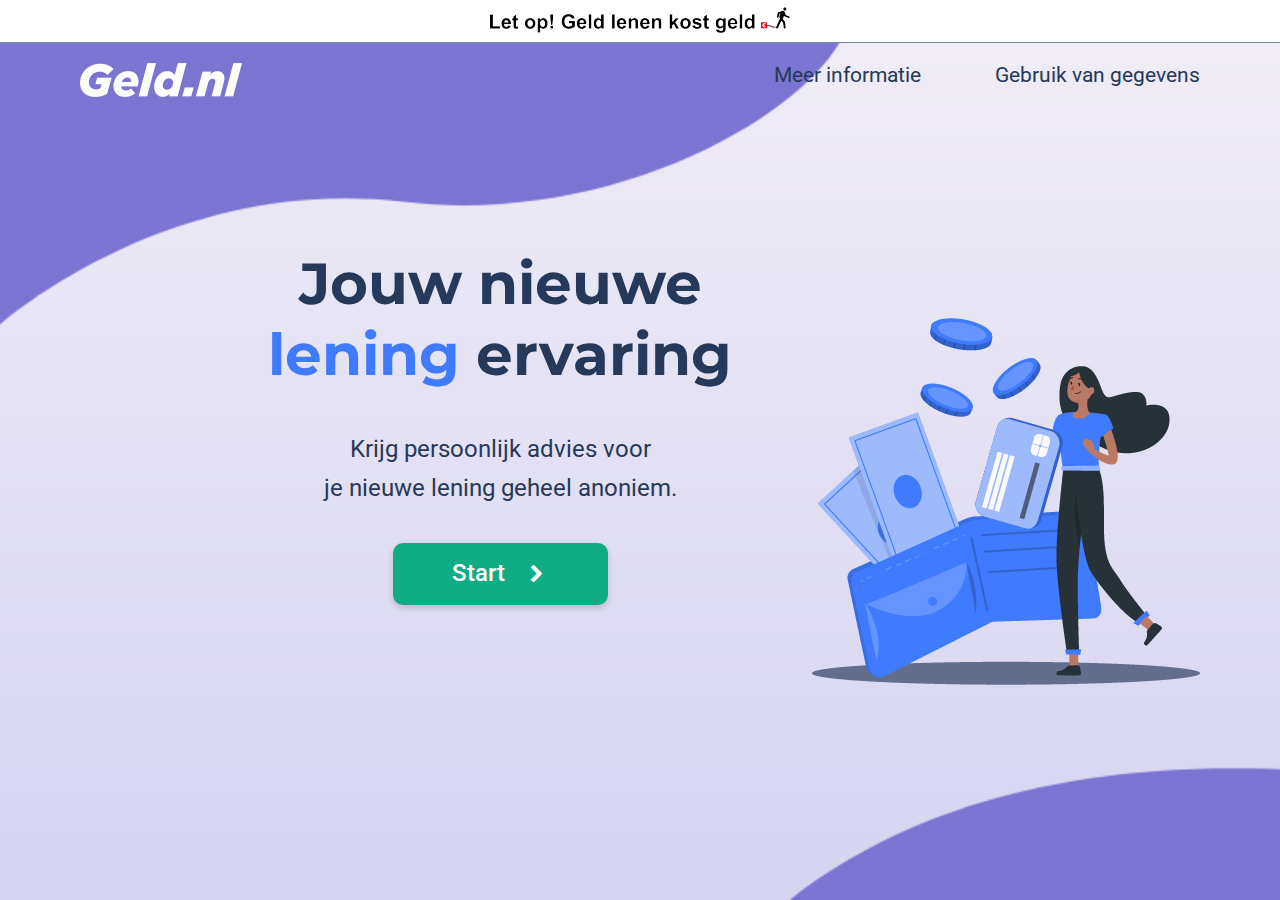
<file: prototype/final prototype/code/index.html>
<!DOCTYPE html> 
<html>
	<head>
		<title>Geld.nl- Persoonlijk leningadvies</title>
		<link rel="stylesheet" type="text/css" href="css/stylesheet.css" media="screen" />
		<link href="https://fonts.googleapis.com/css2?family=Montserrat:wght@700&display=swap" rel="stylesheet">
		<link href="https://fonts.googleapis.com/css2?family=Montserrat:wght@700&family=Roboto:wght@400;500&display=swap" rel="stylesheet">
		<link href="https://maxcdn.bootstrapcdn.com/font-awesome/4.7.0/css/font-awesome.min.css" rel="stylesheet"/>
	</head>
	<div class="geld-lenen-banner">
		<img src="images/banner-geld-lenen.png" alt="Let op! Geld lenen kost geld">
	</div>	
	<body class="home">
	    <div class="container2">
	        <header>
	        	<div class="logo">
	        		<a href="#" ><img src="images/logo-white.png" alt="Geld.nl"></a>
	        	</div>
        		<a class="linksheader left" href="pages/more-info.html">Meer informatie</a>
        		<a class="linksheader" href="pages/data-usage.html">Gebruik van gegevens</a>	        	
	        </header>  
	        <div class="text-loan">
	        	<h1>Jouw nieuwe</br> <span>lening</span> ervaring</h1>
	        	<h3>Krijg persoonlijk advies voor</br> je nieuwe lening geheel anoniem.</h3>
	        	<form action="pages/questions-loan.php">
	        		<button type="submit" name="submit" class="btn centerbtn add btn-primary">Start</button>
	        	</form>
	        </div>
	        <img class="image-home" src="images/image-home.png">
	    </div>
	</body>
</html>
</file>
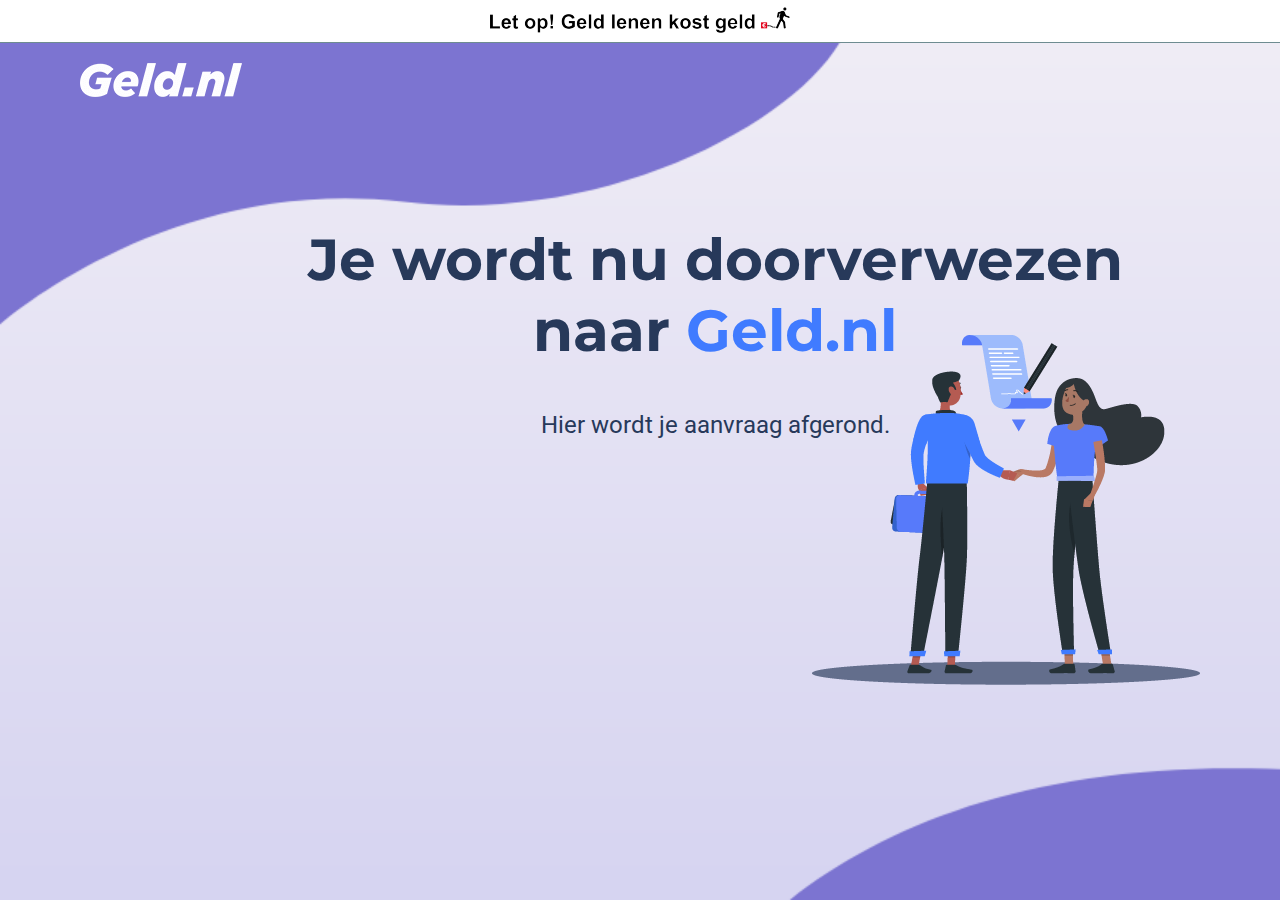
<file: prototype/final prototype/code/pages/apply.html>
<!DOCTYPE html> 
<html>
	<head>
		<title>Geld.nl- Persoonlijk leningadvies</title>
		<link rel="stylesheet" type="text/css" href="../css/stylesheet.css" media="screen" />
		<link href="https://fonts.googleapis.com/css2?family=Montserrat:wght@700&display=swap" rel="stylesheet">
		<link href="https://fonts.googleapis.com/css2?family=Montserrat:wght@700&family=Roboto:wght@400;500&display=swap" rel="stylesheet">
		<link href="https://maxcdn.bootstrapcdn.com/font-awesome/4.7.0/css/font-awesome.min.css" rel="stylesheet"/>
	</head>
	<div class="geld-lenen-banner">
		<img src="../images/banner-geld-lenen.png" alt="Let op! Geld lenen kost geld">
	</div>		
	<body class="home">
	    <div class="container2">
	        <header>
	        	<div class="logo">
	        		<a href="../index.html" ><img src="../images/logo-white.png" alt="Geld.nl"></a>
	        	</div>        	
	        </header>  
	        <div class="text-loan compare">
	        	<h1>Je wordt nu doorverwezen naar <span>Geld.nl</span></h1>
	        	<h3>Hier wordt je aanvraag afgerond.</h3>
	        </div>
	        <img class="image-apply" src="../images/apply.png">
	    </div>
	</body>
</html>
</file>
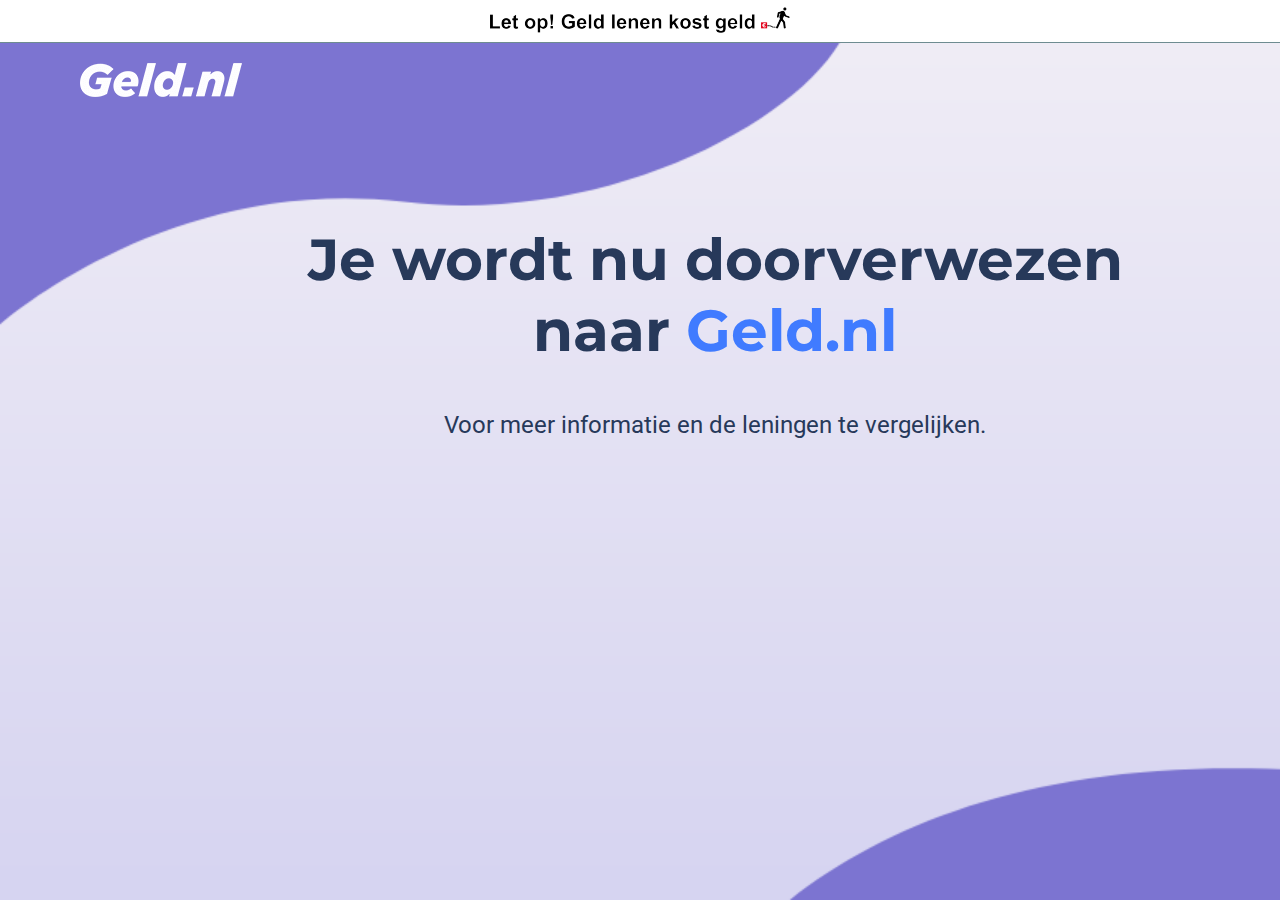
<file: prototype/final prototype/code/pages/compare.html>
<!DOCTYPE html> 
<html>
	<head>
		<title>Geld.nl- Persoonlijk leningadvies</title>
		<link rel="stylesheet" type="text/css" href="../css/stylesheet.css" media="screen" />
		<link href="https://fonts.googleapis.com/css2?family=Montserrat:wght@700&display=swap" rel="stylesheet">
		<link href="https://fonts.googleapis.com/css2?family=Montserrat:wght@700&family=Roboto:wght@400;500&display=swap" rel="stylesheet">
		<link href="https://maxcdn.bootstrapcdn.com/font-awesome/4.7.0/css/font-awesome.min.css" rel="stylesheet"/>
	</head>
	<div class="geld-lenen-banner">
		<img src="../images/banner-geld-lenen.png" alt="Let op! Geld lenen kost geld">
	</div>		
	<body class="home">
	    <div class="container2">
	        <header>
	        	<div class="logo">
	        		<a href="../index.html" ><img src="../images/logo-white.png" alt="Geld.nl"></a>
	        	</div>        	
	        </header>  
	        <div class="text-loan compare">
	        	<h1>Je wordt nu doorverwezen naar <span>Geld.nl</span></h1>
	        	<h3>Voor meer informatie en de leningen te vergelijken.</h3>
	        </div>
	    </div>
	</body>
</html>
</file>
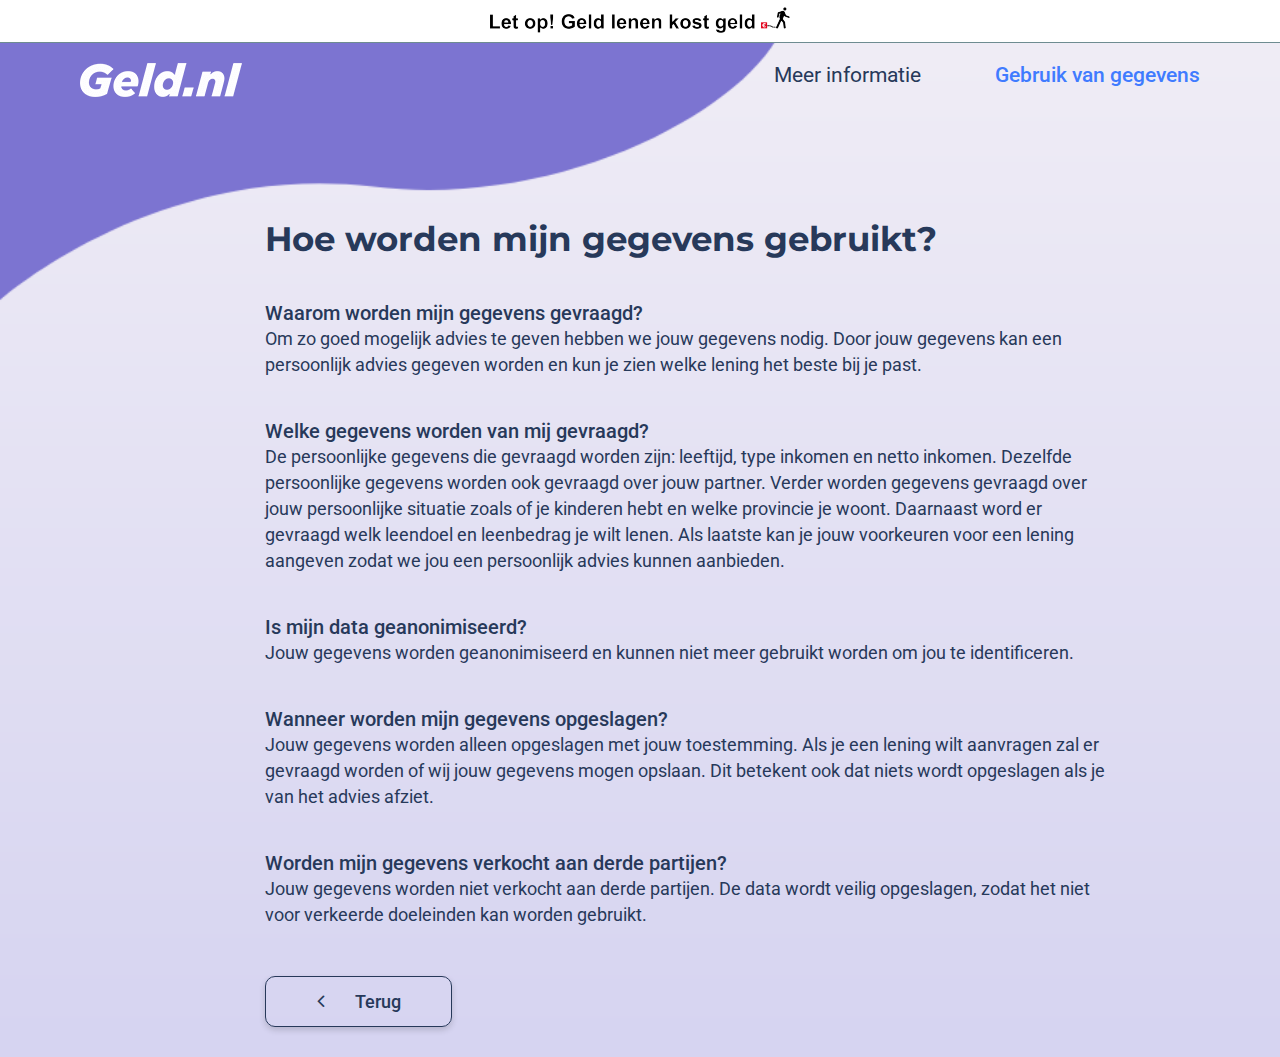
<file: prototype/final prototype/code/pages/data-usage.html>
<!DOCTYPE html> 
<html class="progress-html">
	<head>
		<title>Geld.nl- Persoonlijk leningadvies</title>
		<link rel="stylesheet" type="text/css" href="../css/stylesheet.css" media="screen" />
		<link href="https://fonts.googleapis.com/css2?family=Montserrat:wght@700&display=swap" rel="stylesheet">
		<link href="https://fonts.googleapis.com/css2?family=Montserrat:wght@700&family=Roboto:wght@400;500&display=swap" rel="stylesheet">
		<link href="https://maxcdn.bootstrapcdn.com/font-awesome/4.7.0/css/font-awesome.min.css" rel="stylesheet"/>
	</head>
	<div class="geld-lenen-banner">
		<img src="../images/banner-geld-lenen.png" alt="Let op! Geld lenen kost geld">
	</div>		
	<body class="data-bg">
	    <div class="container2">
	        <header>
	        	<div class="logo">
	        		<a href="../index.html" ><img src="../images/logo-white.png" alt="Geld.nl"></a>
	        	</div>
        		<a class="linksheader left" href="more-info.html">Meer informatie</a>
        		<a class="linksheader active" href="#">Gebruik van gegevens</a>	        	
	        </header>  
	        <div class="text-information">
	        	<h2>Hoe worden mijn gegevens gebruikt?</h2>
	        	<h4>Waarom worden mijn gegevens gevraagd?</h4>
	        	<p>Om zo goed mogelijk advies te geven hebben we jouw gegevens nodig. Door jouw gegevens kan een persoonlijk advies gegeven worden en kun je zien welke lening het beste bij je past.</p>
	        	<h4>Welke gegevens worden van mij gevraagd?</h4>
	        	<p>De persoonlijke gegevens die gevraagd worden zijn: leeftijd, type inkomen en netto inkomen. Dezelfde persoonlijke gegevens worden ook gevraagd over jouw partner. Verder worden gegevens gevraagd over jouw persoonlijke situatie zoals of je kinderen hebt en welke provincie je woont. Daarnaast word er gevraagd welk leendoel en leenbedrag je wilt lenen. Als laatste kan je jouw voorkeuren voor een lening aangeven zodat we jou een persoonlijk advies kunnen aanbieden.</p>
	        	<h4>Is mijn data geanonimiseerd?</h4>
	        	<p>Jouw gegevens worden geanonimiseerd en kunnen niet meer gebruikt worden om jou te identificeren.</p>
	        	<h4>Wanneer worden mijn gegevens opgeslagen?</h4>
	        	<p>Jouw gegevens worden alleen opgeslagen met jouw toestemming. Als je een lening wilt aanvragen zal er gevraagd worden of wij jouw gegevens mogen opslaan. Dit betekent ook dat niets wordt opgeslagen als je van het advies afziet.</p>
	        	<h4>Worden mijn gegevens verkocht aan derde partijen?</h4>
	        	<p>Jouw gegevens worden niet verkocht aan derde partijen. De data wordt veilig opgeslagen, zodat het niet voor verkeerde doeleinden kan worden gebruikt.</p>	        	
	        	<form action="../index.html">
	        		<button name="back" class="btn-back back infobtn btn-primary">Terug</button>
	        	</form>
	    	</div>
		</div>
	</body>
</html>
</file>
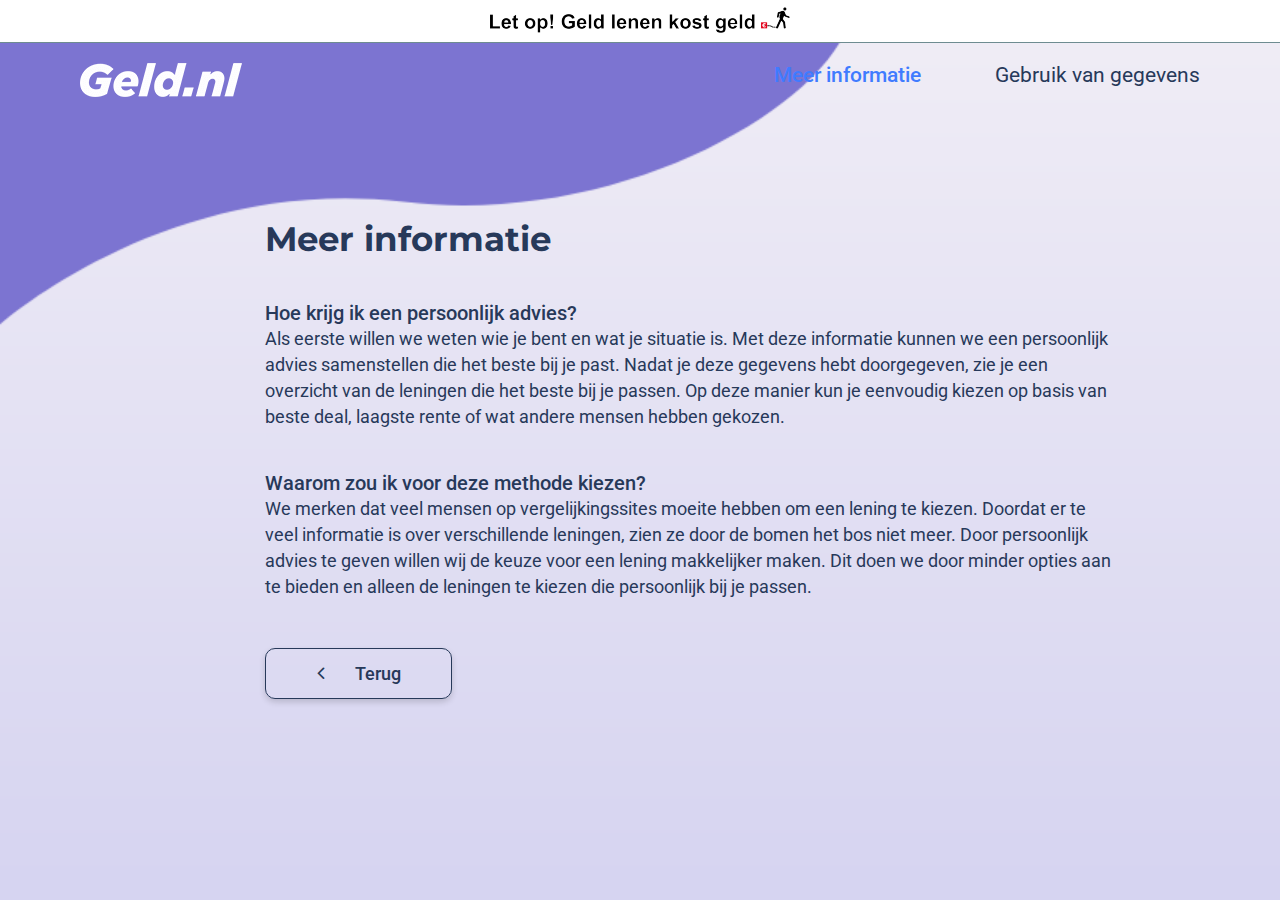
<file: prototype/final prototype/code/pages/more-info.html>
<!DOCTYPE html> 
<html>
	<head>
		<title>Geld.nl- Persoonlijk leningadvies</title>
		<link rel="stylesheet" type="text/css" href="../css/stylesheet.css" media="screen" />
		<link href="https://fonts.googleapis.com/css2?family=Montserrat:wght@700&display=swap" rel="stylesheet">
		<link href="https://fonts.googleapis.com/css2?family=Montserrat:wght@700&family=Roboto:wght@400;500&display=swap" rel="stylesheet">
		<link href="https://maxcdn.bootstrapcdn.com/font-awesome/4.7.0/css/font-awesome.min.css" rel="stylesheet"/>
	</head>
	<div class="geld-lenen-banner">
		<img src="../images/banner-geld-lenen.png" alt="Let op! Geld lenen kost geld">
	</div>		
	<body class="info-bg">
	    <div class="container2">
	        <header>
	        	<div class="logo">
	        		<a href="../index.html" ><img src="../images/logo-white.png" alt="Geld.nl"></a>
	        	</div>
        		<a class="linksheader left active" href="#">Meer informatie</a>
        		<a class="linksheader" href="data-usage.html">Gebruik van gegevens</a>	        	
	        </header>  
	        <div class="text-information">
	        	<h2>Meer informatie</h2>
	        	<h4>Hoe krijg ik een persoonlijk advies?</h4>
	        	<p>Als eerste willen we weten wie je bent en wat je situatie is. Met deze informatie kunnen we een persoonlijk advies samenstellen die het beste bij je past. Nadat je deze gegevens hebt doorgegeven, zie je een overzicht van de leningen die het beste bij je passen. Op deze manier kun je eenvoudig kiezen op basis van beste deal, laagste rente of wat andere mensen hebben gekozen.</p>
	        	<h4>Waarom zou ik voor deze methode kiezen? </h4>
	        	<p>We merken dat veel mensen op vergelijkingssites moeite hebben om een lening te kiezen. Doordat er te veel informatie is over verschillende leningen, zien ze door de bomen het bos niet meer. Door persoonlijk advies te geven willen wij de keuze voor een lening makkelijker maken. Dit doen we door minder opties aan te bieden en alleen de leningen te kiezen die persoonlijk bij je passen.</p>
	        	<form action="../index.html">
	        		<button name="back" class="btn-back back infobtn btn-primary">Terug</button>
	        	</form>
	    	</div>
		</div>
	</body>
</html>
</file>
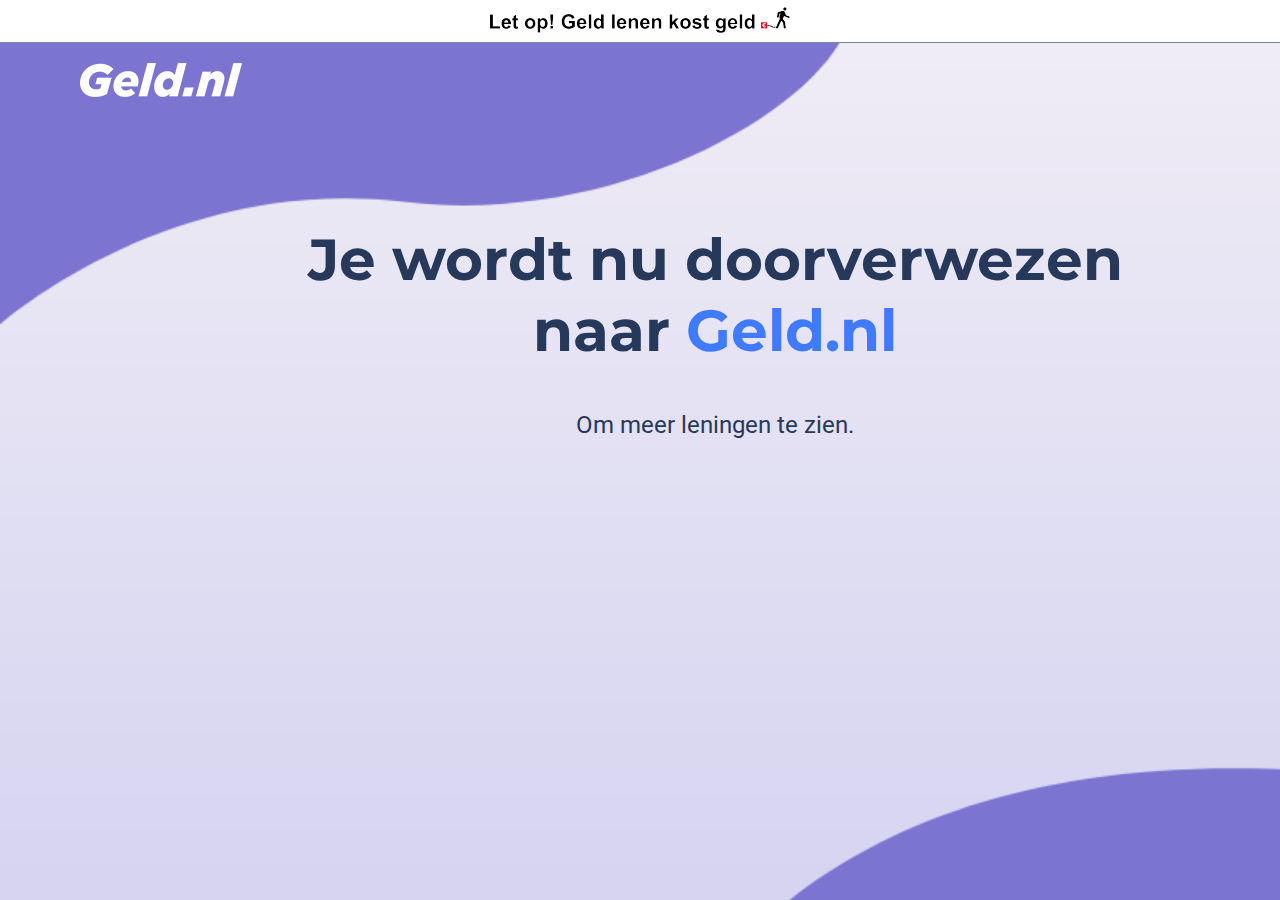
<file: prototype/final prototype/code/pages/more-loans.html>
<!DOCTYPE html> 
<html>
	<head>
		<title>Geld.nl- Persoonlijk leningadvies</title>
		<link rel="stylesheet" type="text/css" href="../css/stylesheet.css" media="screen" />
		<link href="https://fonts.googleapis.com/css2?family=Montserrat:wght@700&display=swap" rel="stylesheet">
		<link href="https://fonts.googleapis.com/css2?family=Montserrat:wght@700&family=Roboto:wght@400;500&display=swap" rel="stylesheet">
		<link href="https://maxcdn.bootstrapcdn.com/font-awesome/4.7.0/css/font-awesome.min.css" rel="stylesheet"/>
	</head>
	<div class="geld-lenen-banner">
		<img src="../images/banner-geld-lenen.png" alt="Let op! Geld lenen kost geld">
	</div>	
	<body class="home">
	    <div class="container2">
	        <header>
	        	<div class="logo">
	        		<a href="../index.html" ><img src="../images/logo-white.png" alt="Geld.nl"></a>
	        	</div>        	
	        </header>  
	        <div class="text-loan compare">
	        	<h1>Je wordt nu doorverwezen naar <span>Geld.nl</span></h1>
	        	<h3>Om meer leningen te zien.</h3>
	        </div>
	    </div>
	</body>
</html>
</file>
<file: prototype/final prototype/code/css/stylesheet.css>
h1{
    font-family: 'Montserrat', sans-serif;
    font-size: 58px;
    color: #27395A;
    font-weight: 700;
    line-height: 71px;
}

h1 span{
    color: #407BFF;
}


h2{
    font-family: 'Montserrat', sans-serif;
    font-size: 34px;
    color: #27395A;
    font-weight: 700;
    margin-top: 0;
    text-align: left;
    display: block;
}

h3{
    font-family: 'Roboto', sans-serif;
    font-weight: 400;
    font-size: 24px;
    line-height: 39px;
}

h4{
    font-family: 'Roboto', sans-serif;
    font-weight: 500;
    font-size: 20px;   
    line-height: 26px; 
}

p{
    font-family: 'Roboto', sans-serif;
    font-size: 18px;
    margin-top: 0;
    line-height: 26px;
}

a{
    text-decoration: none;
}

html {
  height: 100%
}

.progress-html{
    height: inherit;
}


body{
    color: #27395A;
    margin:0;
    background: transparent linear-gradient(180deg,#F1EEF6 0%,#EBE8F5 75%,#D6D4F1 100%) 0% 0% no-repeat padding-box; 
}

.home{
    background: url(../images/home.png);
    background-repeat: no-repeat;
    background-size: cover;
}

.info-bg{
    background: url(../images/info.png);
    background-repeat: no-repeat;
    background-size: cover;
}

.data-bg{
    background: url(../images/data-bg.png);
    background-repeat: no-repeat;
    background-size: cover;
}


.logo
{
    width:162px;
    float: left;
    text-align: right;
}

header{
    text-align: right;
    padding-top: 20px;
    padding-bottom: 51px;
}

.geld-lenen-banner {
    height: 35px;
    width: 100%;
    background: #fff;
    padding: 7px 0 0;
    z-index: 2;
    position: relative;
    border-bottom: 1px solid rgba(0,52,61,.57);
}

.geld-lenen-banner img {
    display: block;
    margin: 0 auto;
}

.linksheader{
    font-size: 21px;
    color: #27395a;
    text-decoration: none;
    font-family: 'Roboto', sans-serif;
}

.linksheader:hover{
    color: #407BFF;
}

.left{
    margin-right: 70px;
}

.active{
    font-weight: 500;
    color: #407BFF;
}

.text-loan{
    width: 470px;
    margin-left: 185px;
    text-align: center;
    margin-top: 110px;
}

.text-loan h1{
    margin: 0;
}

.text-loan h3{
    margin-top: 40px;
    margin-bottom: 35px;
}

.text-delete{
    width: 700px;
}

.compare{
    width: 900px;
}


.image-home{
    position: absolute;
    right: 0;
    bottom: -80px;
}

.image-apply{
    position: absolute;
    right: 0;
    bottom: -240px;
}

.delete-apply{
    bottom: -180px;    
}

.buttons{
    width: 300px;
    margin: 0 auto;
}

.text-information{
    margin-left: 185px;
    margin-top: 80px;
    width: 850px;
}

.text-information h4{
    margin-top: 40px;
    margin-bottom: 0;
}

.crossmark{
    width: 50px;
    display: inline-block;
    text-align: left;
    vertical-align: top;
}
.container2{
    margin-left: 80px;
    margin-right: 80px;
    position: relative;
}

.container{
    width: 100%;
    margin: 0 auto;
    max-width: 586px;
}

.container h2{
    margin-bottom: 40px;
}

.container p{
    margin-bottom: 15px;
}


.radio-toolbar{
    margin-bottom: 40px;
}

.radioimages:hover {
  background-color: #D1DBFF;
}

/* HIDE RADIO */
.radio-toolbar input[type=radio] { 
  position: absolute;
  opacity: 0;
}

/* IMAGE STYLES */
.radio-toolbar input[type=radio] + img {
  cursor: pointer;
}

/* CHECKED STYLES */
.radio-toolbar input[type=radio]:checked + img{
  border: 2px solid #407BFF;
  background-color: #D1DBFF; 
  background: url(../images/background.png); 
  background-repeat: no-repeat;
    background-position: center;
    background-size: auto;
}


.radioimages{
    width: 138px;
    display: inline-block;
    background-color: #F9F6FF;
    padding: 13px 21px;
    border: 1px solid #556584;
    border-radius: 10px;
    margin-right: 15px;
    margin-bottom: 15px;
}

.last{
    margin-right: 0;
}

.radioimages2{
    width: 56px;
    display: inline-block;
    background-color: #F9F6FF;
    padding: 13px 21px;
    border: 1px solid #556584;
    border-radius: 10px;
    margin-right: 15px;
    margin-bottom: 15px;
}

.yesno input[type=radio]:checked + img{
  border: 2px solid #407BFF;
  background-color: #D1DBFF; 
  background: url(../images/background2.png); 
  background-repeat: no-repeat;
    background-position: center;
    background-size: auto;
}


input[type=text]{
    border-radius: 10px;
    border: 1px solid #556584;
    padding: 0 15px;
    height: 50px;
    line-height: 50px;
    font-size: 16px;
    color: #27395A;
    width: 586px;
     box-sizing: border-box;
     background-color: #F9F6FF;
}

::placeholder { /* Chrome, Firefox, Opera, Safari 10.1+ */
  color: #B4B4B4;
  opacity: 1; /* Firefox */
}

.icon-user{
    border-color: #e5e5e5;
}

#loanAmount{
    margin-bottom: 50px;
}

footer{
    box-sizing: border-box;
    background: #EEEBF5;
    width: 100%;
    margin: 0 auto;
    height: 100px;
    padding-right: 80px;
    padding-left: 80px;
    padding-top: 22px;
}

.btn{
    width: 187px;
    font-size: 18px;
    margin: 0 0 0 auto;
    display: block;
    background: #10AC84;
    border-radius: 10px;
    box-shadow: 0 3px 6px rgba(0,0,0,.16);
    text-align: center;
    color: #fff;
    text-decoration: none;
    line-height: 22px;
    padding: 13px 23px 13px;
    cursor: pointer;
    border: none;
    font-weight: 500;
    font-family: 'Roboto', sans-serif;
    font-size: 18px;
  -webkit-transition-duration: 0.4s; /* Safari */
  transition-duration: 0.4s;
  float: right;
}

.btn:hover{
    background-color: #0D8D6C;
}

button.btn.add::after {
  font-family: fontAwesome;
  content: "\f054\00a0";
  font-size: 14px;
  margin-left: 25px;
}

.btn-back{
    width: 187px;
    font-size: 18px;
    margin: 0 0 0 auto;
    display: block;
    background: none;
    border-radius: 10px;
    border: 1px solid #27395A;
    box-shadow: 0 3px 6px rgba(0,0,0,.16);
    text-align: center;
    color: #27395A;
    text-decoration: none;
    line-height: 22px;
    padding: 13px 23px 13px;
    cursor: pointer;
    font-weight: 500;
    font-family: 'Roboto', sans-serif;
    font-size: 18px;
    float: left;
  -webkit-transition-duration: 0.4s; /* Safari */
  transition-duration: 0.4s;
}

.btn-back:hover{
    background-color: #27395A;
    color: white;
}


.centerbtn{
    margin: 0 auto;
    font-size: 24px;
    height: 62px;
    width: 215px;
    float: none;
}

.deletebtn{
    width: inherit;
}


button.centerbtn.add::after {
    font-size: 19px;
}

button.btn-back.back::before {
  font-family: fontAwesome;
  content: "\f104\00a0";
  font-size: 21px;
  margin-right: 25px;
}

button.btn-back.add::after {
  font-family: fontAwesome;
  content: "\f054\00a0";
  font-size: 14px;
  margin-left: 25px;
}

.moreloansbtn{
    margin: 0 auto;
    margin-top: 40px;
    float: none;
    width: inherit;
    margin-bottom: 50px;
}

.applybtn{
    float: left;
    width: 120px;
    height: 50px;
    margin-top: 0;
}

.applybtn:first-child{
    margin-right: 20px;
}
.infobtn{
    margin-top: 30px;
    margin-bottom: 30px;
}

.greenbalk{
    height: 11px;
    width: 100%;
    background-color: #10AC84;
    float: left;
}

.whitebalk{
    height: 11px;
    width: 0%;
    background-color: white;
    float: right;
}

.progress p{
    color: #10AC84;
    font-size: 14px;
    font-weight: 500;
    padding-left: 97%;
}

.greenbalk20{
    width: 20%;
}

.whitebalk20{
    width: 80%;
}

.progress20 p{
    padding-left: 19%;
}

.greenbalk40{
    width: 40%;
}

.whitebalk40{
    width: 60%;
}

.progress40 p{
    padding-left: 39%;
}

.greenbalk60{
    width: 60%;
}

.whitebalk60{
    width: 40%;
}

.progress60 p{
    padding-left: 59%;
}

.greenbalk80{
    width: 80%;
}

.whitebalk80{
    width: 20%;
}

.progress80 p{
    padding-left: 79%;
}

.progress{
    height: 40px; 
}

#age{
    margin-bottom: 40px;
}

#netIncome{
    margin-bottom: 40px;
}

select{
    border-radius: 10px;
    border: 1px solid #556584;
    padding: 0 15px;
    height: 50px;
    line-height: 50px;
    font-size: 16px;
    color: #27395A;
    width: 586px;
     box-sizing: border-box;
     background-color: #F9F6FF;
     margin-bottom: 40px;    
  -webkit-box-sizing: border-box;
  -moz-box-sizing: border-box;
  box-sizing: border-box;
  -webkit-appearance: none;
  -moz-appearance: none;
  cursor: pointer;
}

select.input {
  background-image:
    linear-gradient(45deg, transparent 50%, #407bff 50%),
    linear-gradient(135deg, #407bff 50%, transparent 50%),
    linear-gradient(to right, #ccc, #ccc);
  background-position:
    calc(100% - 20px) calc(1em + 5px),
    calc(100% - 15px) calc(1em + 5px),
    calc(100% - 2.5em) 0.5em;
  background-size:
    6px 6px,
    6px 6px,
    1px 1.8em;
  background-repeat: no-repeat;
}

select.input:focus {
  background-image:
    linear-gradient(45deg, #407bff 50%, transparent 50%),
    linear-gradient(135deg, transparent 50%, #407bff 50%),
    linear-gradient(to right, #ccc, #ccc);
  background-position:
    calc(100% - 15px) 1.2em,
    calc(100% - 20px) 1.2em,
    calc(100% - 2.5em) 0.5em;
  background-size:
    5px 5px,
    5px 5px,
    1px 1.8em;
  background-repeat: no-repeat;
  border-color: green;
  outline: 0;
}

#netIncomePartner{
    margin-bottom: 40px;
}

#agePartner{
    margin-bottom: 40px;
}

.texttop3{
    width: 500px;
    margin: 0 auto;
}

.texttop3 h2{
    font-family: 'Montserrat', sans-serif;
    font-size: 38px;
    color: #27395A;
    font-weight: 700;
    margin-top: 0;
    text-align: center;
    display: block;
}

h2 span{
    color: #407BFF;
}

.texttop3 p{
    font-size: 18px;
    color: #27395A;
    font-weight: 500;
    line-height: 33px;
    text-align: center;
}

.containeradvice{
    margin-top: 45px;
    height: 460px;
    margin-bottom: 106px;
}

.firstadvice{
    margin-left: 50px;
}

.advice{
    width: calc(33% - 20px);
    background-color: #F9F6FF;
    border: 2px solid #556584;
    border-radius: 10px;
    padding-top: 40px;
    box-sizing: border-box;
    padding-bottom: 1px;
    float: left;
    margin-right: 12px;
    margin-left: 12px;
    position: relative;
}

.lastadvice{
    margin-right: 0;
}

.containerblock{
    padding-left: 25px;
    padding-right: 25px;
    padding-top: 30px;
}

.advice p{
    margin: 0;
}

.advice h1{
    font-family: 'Roboto', sans-serif;
    font-size: 38px;
    font-weight: 700;
    margin-top: 10px;
    margin-bottom: 20px;
}

.first{
    width: 49%;
    float: left;
    text-align: center;
    border-bottom: 1px solid #BCBCBC;
}

.first p{
    font-size: 16px;
}

.border{
    border-right: 1px solid #BCBCBC;
}

.highlights{
    height: 102px;
}

.highlights h1{
    line-height: normal;
}

.information{
    padding-top: 20px;
    height: 80px;
    padding-bottom: 20px; 
}

.information p{
    font-size: 16px;
    line-height: 16px;
    margin-bottom: 14px;
}

.information span{
    font-weight: 500;
}

.specs{
    float: left;
    width: 35%;
}

.outcome{
    float: right;
    width: 65%;
}

.outcome p{
    text-align: left;
}

.score{

    float: left;
    background-color: #27395A;
    padding-left: 6px;
    padding-right: 6px;
    padding-top: 3px;
    padding-bottom: 3px;
    box-sizing: border-box;
    height: 23px;
    border-radius: 3px;
    margin-top: -3px;
}

.score p{
    size: 14px;
    color: white;
    float: left;
}

.star{
    float: left;
    width: 12px;
    margin-left: 4px;
    margin-top: 2px;
}

.provider{
    margin-right: 10px;
    float: left;
}

.blueblock{
    background-color: #E4E9FF;
    width: 100%;
    padding-left: 25px;
    padding-right: 25px;
    padding-top: 20px;
    padding-bottom: 20px;
    box-sizing: border-box;
    border-bottom-left-radius: 10px;
    border-bottom-right-radius: 10px;
}

.blueblock p{
    font-size: 16px;
    color: #493AE9;
    line-height: 24px;
    font-weight: 500;
    padding-bottom: 21px;
    text-align: center;
}

.center{
    margin: 0 auto;
    float: none;
}

.vergelijk{
    width: 100%;
    margin: 0 auto;
    margin-top: 11px;
}


.vergelijkbtn{
    width: 15px;
    height: 15px;
    border: 1px solid #407BFF;
    background-color: #F9F6FF;
    border-radius: 3px;
    text-align: left;
    float: left;
    margin-top: 3px;
}

.vergelijk a{
    text-align: center;
    font-size: 14px;
    color: #27395A;
    font-weight: normal;
    text-decoration: underline;
    font-family: 'Roboto', sans-serif;
    display: block;
    padding-bottom: 21px;
}

.vergelijk a:hover{
    color: #493AE9;
}

.number{
    top: -15px;
    left: -15px;
    height: 28px;
    width: 28px;
    padding-top: 2px;
    background-color: #27395a;
    box-shadow: 0 1px 2px 0 rgba(0,0,0,.2);
    border-radius: 50%;
    color: #fff;
    position: absolute;
    vertical-align: middle;
    line-height: 24px;
    text-align: center;
    font-size: 16px;
    font-weight: 400;
    font-family: 'Roboto', sans-serif;
    box-sizing: border-box;
}

/*.label{
    top: -20px;
    right: 0px;
    height: 40px;
    padding-top: 8px;
    padding-right: 20px;
    padding-left: 20px;
    background-color: #407BFF;
    box-shadow: 0 1px 2px 0 rgba(0,0,0,.2);
    border-radius: 3px;
    color: white;
    position: absolute;
    vertical-align: middle;
    line-height: 24px;
    text-align: center;
    font-size: 16px;
    font-weight: 500;
    font-family: 'Roboto', sans-serif;
    box-sizing: border-box;
}*/

.label {
    top: -20px;
    right: 0px;
    height: 40px;
    float: right;
    padding-top: 8px;
    padding-right: 10px;
    padding-left: 10px;
    background-color: #407BFF;
    box-shadow: 1px 2px 5px 0px rgba(0,0,0,.3);
    border-radius: 3px;
    color: white;
    vertical-align: middle;
    line-height: 24px;
    text-align: center;
    font-size: 13px;
    font-weight: 500;
    font-family: 'Roboto', sans-serif;
    box-sizing: border-box;
}

.lreviewscore{
    background-color: #f6b93b;
}

.lloanduration{
    background-color: #fc5c65;
}

.iconlabel{
    float: left;
    width: 18px;
    margin-right: 5px;
    margin-top: 2px;
}

.containerlabels{
    margin-top: -60px;
    margin-right: -5px;
    height: 40px;
}
</file>
